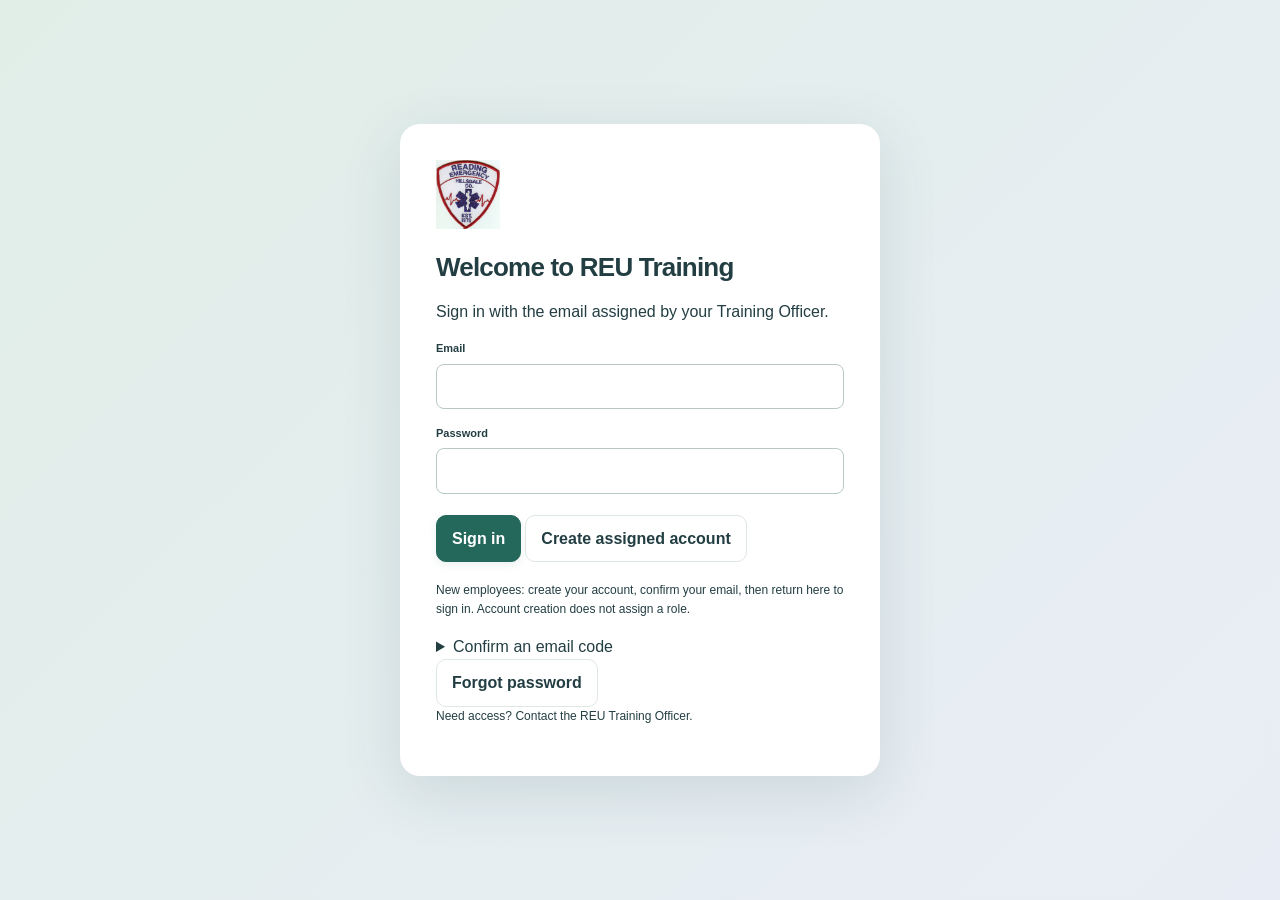
<file: docs/index.html>
<!doctype html><html lang="en"><head><meta charset="utf-8"><meta http-equiv="Content-Security-Policy" content="default-src 'none'; script-src 'self' 'unsafe-inline'; style-src 'self' 'unsafe-inline'; img-src 'self' data: blob:; connect-src https://rcdfrljvcpqnpptiteuu.supabase.co; font-src 'self'; object-src 'none'; base-uri 'none'; form-action 'none'; frame-src 'none'; worker-src 'none'"><meta name="referrer" content="no-referrer"><meta name="viewport" content="width=device-width,initial-scale=1"><meta name="description" content="Reading Emergency Unit field training, learning, evaluation, and qualification."><title>REU Field Training Academy</title><link rel="stylesheet" href="./academy.css?v=20261124-access-mfa"><link rel="stylesheet" href="./auth.css"></head><body><div id="app"><div class="initial"><img src="./reu-patch.jpg" alt="Reading Emergency Unit"><h1>REU Field Training Academy</h1><p>Opening your training workspace…</p></div></div><dialog id="modal"><div id="modalContent"></div></dialog><div id="toast" role="status" aria-live="polite"></div><script src="./connection.js"></script><script src="./auth.js?v=20261124-access-mfa"></script><script src="./academy.js?v=20261124-access-mfa" defer></script><script src="./workspaces.js?v=20261124-access-mfa" defer></script><script src="./final-review.js?v=20261124-access-mfa" defer></script><script src="./form-experience.js?v=20261124-access-mfa" defer></script></body></html>
</file>
<file: docs/academy.css>
@import url('https://fonts.googleapis.com/css2?family=DM+Sans:wght@400;500;600;700&family=Manrope:wght@400;500;600;700;800&display=swap');
:root{--navy:#14263c;--ink:#16283c;--muted:#637386;--red:#a42e46;--line:#e0e6ed;--bg:#f4f6f9;--green:#216b51;--amber:#926315;--shadow:0 3px 15px #16283c05}*{box-sizing:border-box}body{margin:0;background:var(--bg);color:var(--ink);font:14px 'DM Sans',Arial,sans-serif;line-height:1.6}h1,h2,h3,h4{font-family:Manrope,Arial,sans-serif;line-height:1.3}h1{font-size:30px;letter-spacing:-.8px;margin:0 0 8px}h2{font-size:19px;margin:0 0 12px}h3{font-size:15px;margin:0 0 7px}p{margin:0 0 14px}button,input,select,textarea{font:inherit}button,a{touch-action:manipulation}button{cursor:pointer}button:disabled{opacity:.45;cursor:not-allowed}button,.button{border:1px solid var(--line);border-radius:8px;background:white;color:var(--ink);padding:10px 15px;font-weight:600;text-decoration:none;display:inline-flex;align-items:center;justify-content:center;gap:7px}.primary{background:var(--red);border-color:var(--red);color:white}.quiet{background:transparent;border-color:transparent;color:var(--muted);padding:7px}.danger{color:#a42e46}.button:hover,button:not(:disabled):hover{filter:brightness(.97)}:focus-visible{outline:3px solid #7996bc;outline-offset:3px}a{color:var(--red)}.layout{display:grid;grid-template-columns:232px minmax(0,1fr);min-height:100vh}.sidebar{background:var(--navy);color:#d2dbe6;position:sticky;top:0;height:100vh;padding:28px 17px;display:flex;flex-direction:column;overflow:auto}.brand{display:flex;gap:12px;align-items:center;text-decoration:none;color:white;padding:0 5px 25px}.brand img{width:42px;height:53px;object-fit:contain}.brand strong{font:800 17px Manrope,sans-serif;letter-spacing:1px}.brand small{display:block;font-size:9px;letter-spacing:1.8px;color:#a9b8cb}.nav-label{font-size:9px;letter-spacing:2px;color:#91a3ba;margin:18px 12px 12px}.nav button{display:flex;width:100%;background:none;color:#b6c3d4;border:0;justify-content:flex-start;text-align:left;padding:11px 13px;margin:3px 0;font-size:12px;font-weight:500;gap:11px}.nav button.active{background:#2b3e57;color:white;border-left:3px solid #cb5973;padding-left:10px}.nav svg{width:17px;height:17px;flex-shrink:0}.side-links{border-top:1px solid #ffffff14;margin-top:22px;padding-top:18px}.side-links a{display:block;color:#9fb0c6;font-size:11px;text-decoration:none;padding:7px 12px}.side-foot{margin-top:auto;padding:25px 12px 0;font-size:10px;color:#8fa1b7}.dot{display:inline-block;width:6px;height:6px;border-radius:50%;background:#73b69c;margin-right:6px}.main{min-width:0}.topbar{height:76px;background:#fff;border-bottom:1px solid var(--line);display:flex;align-items:center;justify-content:space-between;padding:0 36px;gap:16px}.breadcrumb{color:var(--muted);font-size:11px}.identity{display:flex;align-items:center;gap:11px;font-size:11px}.avatar{width:32px;height:32px;border-radius:50%;background:#edf0f4;display:grid;place-items:center;font-weight:700;color:var(--ink)}.role{color:var(--muted);font-size:10px}.mobile-menu{display:none}.content{max-width:1450px;margin:auto;padding:30px 36px 50px}.eyebrow{font-size:9px;letter-spacing:1.8px;font-weight:800;text-transform:uppercase;color:var(--red);margin-bottom:10px}.titlebar{display:flex;justify-content:space-between;gap:20px;align-items:center;margin-bottom:24px}.muted{color:var(--muted)}.small{font-size:11px}.badge{display:inline-block;font-size:10px;font-weight:700;padding:3px 8px;border-radius:5px;background:#edf1f6;color:#53667e;white-space:nowrap}.badge.green{background:#e6f3ec;color:var(--green)}.badge.amber{background:#fbf1de;color:var(--amber)}.badge.red{background:#f9e9ed;color:#a22b44}.notice{padding:14px 18px;background:#edf3f9;border:1px solid #dce5ef;border-radius:8px;font-size:12px;margin-bottom:22px;color:#4d6581}.notice.amber{background:#fff9ed;color:#7d622b;border-color:#eee2c6}.hero{background:var(--navy);border-radius:12px;padding:30px 34px;color:white;display:flex;justify-content:space-between;gap:30px;position:relative;overflow:hidden;margin-bottom:23px}.hero:after{content:'';width:240px;height:240px;border:40px solid #ffffff05;border-radius:50%;position:absolute;right:-70px;top:-100px;pointer-events:none}.hero .eyebrow{color:#e1a6b4}.hero h2{font-size:25px;max-width:700px}.hero p{color:#b9c8da;max-width:640px;font-size:12px}.hero .hero-aside{min-width:150px;z-index:1;text-align:right}.hero strong{font:800 35px Manrope,sans-serif}.grid{display:grid;grid-template-columns:minmax(0,1.7fr) minmax(280px,1fr);gap:22px}.cards{display:grid;grid-template-columns:repeat(3,minmax(0,1fr));gap:18px}.stats{display:grid;grid-template-columns:repeat(4,minmax(0,1fr));gap:16px;margin-bottom:23px}.stat{padding:20px;background:white;border:1px solid var(--line);border-radius:10px;box-shadow:var(--shadow)}.stat label{font-size:10px;color:var(--muted);display:block;margin-bottom:10px}.stat strong{font:800 25px Manrope,sans-serif}.stat small{font-size:10px;color:var(--muted);display:block;margin-top:5px}.card{background:white;border:1px solid var(--line);border-radius:10px;box-shadow:var(--shadow);margin-bottom:21px;overflow:hidden}.cardhead{padding:20px 23px;border-bottom:1px solid var(--line);display:flex;align-items:center;justify-content:space-between;gap:15px}.cardhead h2{margin:0;font-size:15px}.cardbody{padding:23px}.row{padding:17px 23px;border-bottom:1px solid #edf0f5;display:flex;align-items:center;justify-content:space-between;gap:15px}.row:last-child{border-bottom:0}.row h3{font-size:13px}.row p{font-size:11px;color:var(--muted);margin:0}.row .actions{flex-shrink:0}.actions{display:flex;gap:8px;flex-wrap:wrap;align-items:center}.actions button,.actions .button{font-size:11px;padding:8px 12px}.empty{text-align:center;padding:38px 22px;color:var(--muted);font-size:12px}.empty svg{width:32px;height:32px;color:#a6b3c3;display:block;margin:0 auto 12px}.progress{height:6px;border-radius:8px;background:#e9edf3;overflow:hidden;margin:13px 0}.progress span{height:100%;background:var(--red);display:block;border-radius:8px}.phase{display:grid;grid-template-columns:45px minmax(0,1fr);gap:18px}.phase-number{width:37px;height:37px;display:grid;place-items:center;background:#edf1f6;border-radius:50%;font-weight:800;font-size:13px}.phase-number.current{background:var(--red);color:white}.phase-number.done{background:#e6f3ec;color:var(--green)}.phase small{color:var(--muted)}.step-meta{display:flex;justify-content:space-between;gap:10px;font-size:11px;color:var(--muted)}.lesson-card{padding:23px;display:flex;flex-direction:column;min-height:220px}.lesson-card p{font-size:12px;color:var(--muted);flex:1}.lesson-card .actions{margin-top:15px}.pill-row{display:flex;gap:8px;flex-wrap:wrap;margin:0 0 20px}.pill-row button.active{background:var(--navy);color:white;border-color:var(--navy)}.tablewrap{overflow:auto}table{border-collapse:collapse;width:100%;font-size:12px}th{text-align:left;font-size:9px;letter-spacing:.7px;text-transform:uppercase;color:var(--muted);background:#f8fafc}th,td{padding:14px 18px;border-bottom:1px solid #e8edf3;vertical-align:top}tr:last-child td{border-bottom:0}td .actions{white-space:nowrap}label.field{display:flex;flex-direction:column;font-size:11px;font-weight:600;gap:7px;margin:0 0 17px}input,select,textarea{width:100%;border:1px solid #d5dee8;border-radius:7px;padding:10px 11px;background:white;color:var(--ink);font-size:12px;min-height:40px}textarea{min-height:100px;resize:vertical;line-height:1.6}input[type=checkbox],input[type=radio]{width:auto;min-height:auto;margin-right:8px;accent-color:var(--red)}.formgrid{display:grid;grid-template-columns:repeat(2,minmax(0,1fr));gap:0 17px}.check{font-size:12px;display:flex;align-items:flex-start;margin:12px 0;gap:4px}.form-error{color:#a52e47;background:#fff0f3;padding:10px;border-radius:6px;font-size:12px;margin:12px 0}.form-error:empty{display:none}.form-actions{border-top:1px solid var(--line);padding-top:18px;display:flex;justify-content:flex-end;gap:10px;margin-top:22px;position:sticky;bottom:-28px;background:white;padding-bottom:10px}.sectiontitle{margin:25px 0 16px;padding-top:18px;border-top:1px solid var(--line)}.criteria{margin:10px 0;padding-left:22px;font-size:12px}.criteria li{padding:4px 0}.reading{font-size:13px;line-height:1.85;max-width:850px}.reading h3{margin-top:25px;font-size:15px}.reading p{margin-bottom:17px}.reading ul{padding-left:20px}.reading .practice{padding:18px;background:#f1f5f9;border-radius:8px;margin:22px 0}.quiz{margin:20px 0;padding:19px;border:1px solid var(--line);border-radius:8px}.quiz legend{font-weight:700;font-size:12px;padding:0 6px}.quiz label{display:flex;gap:5px;font-size:12px;padding:7px 0;align-items:flex-start}.quiz input{margin-top:5px}.assessment-step{display:grid;grid-template-columns:minmax(0,1fr) 150px;gap:15px;align-items:center;margin:12px 0;padding:12px;background:#f8fafc;border-radius:7px;font-size:12px}.details{padding:16px 22px;border-bottom:1px solid var(--line)}.details summary{cursor:pointer;font-weight:700;font-size:12px;display:flex;justify-content:space-between;gap:15px}.details[open] summary{margin-bottom:17px}.initial{max-width:500px;padding:50px 30px;margin:10vh auto;text-align:center}.initial img{width:80px;margin-bottom:25px}.initial h1{font-size:25px}.initial p{color:var(--muted)}dialog{width:min(940px,94vw);max-height:91vh;border:0;border-radius:12px;box-shadow:0 24px 100px #0b19294d;padding:0;color:var(--ink)}dialog::backdrop{background:#0c1c36a8;backdrop-filter:blur(2px)}.modal-head{padding:24px 28px;border-bottom:1px solid var(--line);display:flex;justify-content:space-between;align-items:flex-start;gap:15px}.modal-head h2{margin:0;font-size:21px}.modal-body{padding:24px 28px}.modal-head button{padding:5px 10px;font-size:18px}.encounter{padding:15px;border:1px solid var(--line);border-radius:8px;margin:12px 0}.encounter .formgrid{grid-template-columns:2fr 1fr 1fr}.encounter .check{display:inline-flex;margin-right:14px;font-size:11px}.enrollment-select{min-width:180px;max-width:240px}.status-list{list-style:none;padding:0;margin:0}.status-list li{display:flex;gap:10px;padding:10px 0;border-bottom:1px solid #eef1f5;font-size:12px}.status-icon{color:var(--green);font-weight:800}.status-icon.pending{color:#9a731e}.footer{font-size:9px;color:#8b98a9;letter-spacing:1px;margin-top:35px;display:flex;justify-content:space-between}.wide-label{display:flex;gap:12px;justify-content:space-between;align-items:center}.reference{padding:20px}.reference a{font-size:11px}.tabs{display:flex;gap:7px;flex-wrap:wrap;margin:0 0 22px}.tabs button{font-size:11px}.tabs button.active{background:var(--navy);color:white}.course-outline{display:grid;grid-template-columns:repeat(4,1fr);gap:12px;margin:20px 0}.course-outline div{border:1px solid var(--line);padding:16px;border-radius:8px;font-size:11px}.course-outline strong{font-size:21px;display:block}#toast{display:none;position:fixed;bottom:25px;right:25px;background:var(--navy);color:white;padding:13px 20px;border-radius:8px;font-size:12px;z-index:20;max-width:85vw}.form-note{font-size:11px;color:var(--muted);line-height:1.7}.mono{font-family:monospace}.spacer{height:10px}@media(max-width:1050px){.layout{grid-template-columns:205px minmax(0,1fr)}.content{padding:26px}.topbar{padding:0 26px}.grid{grid-template-columns:1fr}.cards{grid-template-columns:repeat(2,minmax(0,1fr))}.stats{gap:10px}.stat{padding:15px}.stat strong{font-size:22px}}@media(max-width:720px){.layout{display:block}.sidebar{position:fixed;z-index:10;width:245px;left:-250px;transition:left .2s}.sidebar.open{left:0;box-shadow:0 0 0 100vw #12243d88}.topbar{height:65px;padding:0 18px}.mobile-menu{display:inline-flex;padding:6px 10px}.breadcrumb{display:none}.content{padding:23px 17px}.titlebar{align-items:flex-start;flex-direction:column;gap:12px}h1{font-size:25px}.hero{padding:24px;flex-direction:column}.hero .hero-aside{text-align:left}.hero h2{font-size:22px}.stats{grid-template-columns:repeat(2,minmax(0,1fr))}.cards{grid-template-columns:1fr}.formgrid,.encounter .formgrid{grid-template-columns:1fr}.row{padding:16px;align-items:flex-start;flex-wrap:wrap}.cardhead,.cardbody{padding:18px}.assessment-step{grid-template-columns:1fr}.modal-head,.modal-body{padding:20px}.identity>div:not(.avatar){max-width:180px;overflow:hidden;text-overflow:ellipsis}.course-outline{grid-template-columns:repeat(2,1fr)}.form-actions{bottom:-20px;flex-wrap:wrap}.enrollment-select{max-width:100%;width:100%}}@media print{.sidebar,.topbar,.actions,button,.footer{display:none!important}.layout{display:block}.content{padding:0}.card{box-shadow:none;break-inside:avoid}.reading{max-width:none}body{background:white}}
.presentation-entry{font-size:12px;padding:8px 12px;white-space:nowrap}.presentation-banner{background:#fff7e7;border:1px solid #dca84d;border-radius:12px;padding:18px 20px;margin-bottom:24px;display:flex;gap:18px;align-items:center;justify-content:space-between}.presentation-banner strong{font-size:12px;letter-spacing:.08em;color:#6a4512}.presentation-banner p{font-size:12px;margin:5px 0 0;color:#745b36}.presentation-controls{display:flex;gap:10px;align-items:end;flex-wrap:wrap}.presentation-controls label{font-size:11px;font-weight:600;display:grid;gap:4px}.presentation-controls select{max-width:225px;font-size:12px}.management-intro{display:flex;align-items:center;gap:40px;background:#132f48;color:#fff;padding:32px;border-radius:14px;margin-bottom:24px}.management-intro h2{font-size:30px;line-height:1.2;margin:10px 0 14px;color:white}.management-intro p{max-width:720px;line-height:1.65;color:#d7e0e8}.management-intro .eyebrow{color:#afc7da}.management-intro img{width:130px;height:130px;object-fit:contain;border-radius:12px}.management-intro .actions button{background:#fff;color:#17344b}.tour-grid{display:grid;grid-template-columns:1fr 1fr;gap:24px}.tour-stop{display:flex;gap:14px;align-items:flex-start;border-top:1px solid #dfe5ea;padding-top:18px}.tour-stop>span{display:grid;place-items:center;width:32px;height:32px;flex-shrink:0;border-radius:50%;color:#ae2839;background:#faedf0;font-weight:700}.tour-stop h3{margin:0 0 7px}.tour-stop p{font-size:13px;color:#526477;line-height:1.55;margin:0 0 13px}.rollout-list{padding-left:22px;line-height:1.65}.rollout-list li{margin-bottom:12px}@media(max-width:1000px){.presentation-banner{align-items:flex-start;flex-direction:column}.presentation-entry{display:none}}@media(max-width:650px){.tour-grid{grid-template-columns:1fr}.management-intro{padding:23px}.management-intro img{display:none}.management-intro h2{font-size:25px}.presentation-controls{width:100%}.presentation-controls label{width:100%}.presentation-controls select{max-width:none;width:100%}}
.calendar-scroll{overflow-x:auto}.calendar-grid{display:grid;grid-template-columns:repeat(7,minmax(100px,1fr));min-width:730px;border:1px solid #e1e6eb}.calendar-weekday{background:#eff3f6;padding:10px;text-align:center;font-size:12px;font-weight:700}.calendar-day{min-height:110px;padding:9px;border-right:1px solid #e1e6eb;border-top:1px solid #e1e6eb;background:white}.calendar-day>strong{font-size:12px}.calendar-day.outside{background:#f7f9fa;color:#9ca9b5}.calendar-day.today{box-shadow:inset 0 0 0 2px #266b8c}.calendar-event{display:block;width:100%;font-size:11px;line-height:1.5;text-align:left;background:#eaf2f8;color:#153d58;border:0;border-left:3px solid #ae2839;padding:6px;margin-top:7px;white-space:normal}.calendar-event small{font-size:10px}.calendar-toolbar{display:flex;justify-content:space-between;align-items:center;margin-bottom:16px;gap:12px}.shift-reminder{display:flex;align-items:center;justify-content:space-between;gap:18px;border:1px solid #dca84d;background:#fff7e7;border-radius:12px;padding:17px 20px;margin-bottom:22px}.shift-reminder strong{color:#684819}.shift-reminder p{font-size:12px;margin:6px 0 0;color:#745b36}.reminder-item{padding:14px 0;border-bottom:1px solid #dce3e9}.reminder-item p{font-size:13px;line-height:1.6}@media(max-width:650px){.shift-reminder{align-items:flex-start;flex-direction:column}.calendar-toolbar h3{font-size:16px}.calendar-toolbar button{font-size:11px;padding:8px}}
.signout-link{font-size:12px;color:#526477;white-space:nowrap}
.role-switch-bar{display:flex;align-items:center;justify-content:space-between;gap:16px;background:#fff;border:1px solid #d6e0e7;border-radius:12px;padding:15px 18px;margin-bottom:18px}.role-switch-bar strong{font-size:14px;color:#17354d;display:block}.role-switch-bar small{display:block;font-size:12px;color:#647789;margin-top:4px}.role-switch-options{display:flex;gap:7px;flex-wrap:wrap}.role-switch-options button{min-width:70px;padding:9px 15px}.role-switch-options button.selected{background:#17354d;color:#fff;border-color:#17354d}.role-switch-options .return-admin{color:#8d273a;border-color:#e1c8ce}@media(max-width:650px){.role-switch-bar{align-items:flex-start;flex-direction:column}.role-switch-options{width:100%}.role-switch-options button{flex:1}.role-switch-options .return-admin{flex-basis:100%}}

.pqs-item{border:1px solid #d6e0e7;border-radius:10px;padding:16px;margin:16px 0;break-inside:avoid}.pqs-item h3{margin:8px 0 12px}.pqs-item .field{margin-bottom:10px}
/* Task-led navigation and home page. */
.admin-navigation{border-top:1px solid #ffffff24;margin-top:18px;padding-top:14px}.admin-navigation summary{cursor:pointer;font-weight:600;font-size:12px;padding:10px 13px;color:#c4d0de}.role-tools{margin-bottom:16px;border:1px solid var(--line);border-radius:9px;background:#fff}.role-tools>summary{cursor:pointer;padding:10px 14px;font-size:12px;color:var(--muted);display:flex;justify-content:space-between;gap:12px}.role-tools>summary span{font-weight:700;color:var(--ink)}.role-tools .role-switch-bar{margin:0;border:0;border-top:1px solid var(--line);border-radius:0;flex-wrap:wrap}.section-navigation{display:flex;gap:6px;flex-wrap:wrap;margin:0 0 24px;padding-bottom:14px;border-bottom:1px solid var(--line)}.section-navigation button{padding:8px 12px;font-size:12px;background:transparent;border-color:transparent}.section-navigation button.selected{background:var(--navy);color:white}.section-navigation .section-home{border-color:var(--line);background:white;margin-right:6px}.next-action{display:grid;grid-template-columns:minmax(0,1fr) 230px;gap:30px;background:white;border:1px solid var(--line);border-left:5px solid var(--red);border-radius:12px;padding:28px;margin-bottom:24px}.next-action h2{font-size:25px;margin:8px 0 10px}.next-action p{color:var(--muted);max-width:650px}.current-phase{border-left:1px solid var(--line);padding-left:24px;display:flex;flex-direction:column;justify-content:center;gap:8px}.current-phase strong{font-size:28px;line-height:1.2}.current-phase small{color:var(--muted)}.current-phase span{font-size:13px}.home-actions{display:grid;grid-template-columns:repeat(3,minmax(0,1fr));gap:18px;margin-bottom:24px}.home-tile{background:white;border:1px solid var(--line);border-radius:12px;padding:24px;display:flex;flex-direction:column;align-items:flex-start}.home-tile>svg{width:25px;height:25px;color:var(--red);margin-bottom:16px}.home-tile h2{font-size:18px}.home-tile p{color:var(--muted);font-size:13px;flex:1}.home-tile button{width:100%;font-size:12px}.nav .nav-label{margin-top:22px}.pqs-item textarea{min-height:60px}@media(max-width:900px){.home-actions{grid-template-columns:1fr}.next-action{grid-template-columns:1fr}.current-phase{border-left:0;border-top:1px solid var(--line);padding:16px 0 0;gap:4px}.current-phase strong{font-size:22px}.next-action{padding:20px;gap:15px}.section-navigation{gap:3px}.section-navigation button{padding:8px 9px}}
.readable-field{padding:10px 0;border-bottom:1px solid var(--line)}.readable-field>strong{display:block;font-size:12px;color:var(--muted);margin-bottom:4px}.reading pre{white-space:pre-wrap}.reu-run input,.reu-run select{width:100%;padding:9px;border:1px solid var(--line);border-radius:7px}.role-tools .actions{flex-wrap:wrap}.nav button{font-size:12px}
/* A warmer REU welcome, with the same working navigation and safety states. */
:root{--navy:#173b43;--ink:#233e43;--muted:#586f70;--red:#95394c;--line:#dfe7e2;--bg:#f6f5f0;--green:#216b51;--amber:#805912;--shadow:0 5px 20px #254b4210}body{background:radial-gradient(ellipse at 85% 0,#e9f0e9 0,transparent 52%),var(--bg);font-size:14px}.sidebar{background:linear-gradient(165deg,#204b51 0%,#173a43 58%,#122d38 100%);padding-top:30px}.brand{border-bottom:1px solid #ffffff1c;margin-bottom:5px}.brand img{width:47px;height:58px}.brand small{color:#c0d4d2}.nav-label{color:#b3d0c9;font-size:9px;letter-spacing:1.4px}.nav button{color:#d1e0dd;padding:12px 13px;border-radius:10px;margin:5px 0;transition:background .16s}.nav button:hover{background:#ffffff10}.nav button.active{background:#ffffff17;border-left:3px solid #e0bb7b;color:#fff}.side-links a{color:#c2d7d1;font-size:12px}.side-foot{color:#b1ccc5}.admin-navigation summary{color:#d9e6df}.topbar{background:#ffffffb8;border-bottom-color:#e1e6df;backdrop-filter:blur(12px)}.identity .avatar{background:#dfebe3;color:#29564d}.breadcrumb{font-size:12px}.content{padding-top:24px}.role-tools{background:#ffffffb3;border-radius:12px;border-color:#e1e7df;box-shadow:none}.role-tools>summary{padding:10px 16px}.welcome-panel{display:flex;justify-content:space-between;align-items:center;gap:36px;position:relative;overflow:hidden;background:linear-gradient(115deg,#e4eee3 0%,#edf2e8 60%,#f7f1e4 100%);border:1px solid #d6e2d5;border-radius:22px;padding:36px 40px;margin-bottom:26px;box-shadow:0 9px 28px #2b514510}.welcome-panel:before{content:'';position:absolute;right:-70px;top:-120px;width:430px;height:430px;border:1px solid #bbcfc280;border-radius:50%;pointer-events:none}.welcome-panel:after{content:'';position:absolute;right:-25px;top:-70px;width:330px;height:330px;border:1px solid #bbcfc270;border-radius:50%;pointer-events:none}.welcome-copy{position:relative;z-index:1}.welcome-tag{font-size:10px;font-weight:800;letter-spacing:1.8px;color:#3a6655;display:block;margin-bottom:14px}.welcome-panel h1{font-size:38px;line-height:1.2;letter-spacing:-1.1px;color:#21483e;margin-bottom:12px}.welcome-panel p{font-size:16px;line-height:1.5;color:#3d6258;margin-bottom:10px}.welcome-context{font-size:13px;color:#4f6b62;max-width:620px}.welcome-selection{margin-top:20px}.welcome-selection select{background:#ffffffc9;border-color:#c6d7c9;max-width:100%}.welcome-emblem{position:relative;z-index:1;display:flex;flex-direction:column;align-items:center;gap:15px;flex-shrink:0;padding:0 20px}.welcome-emblem img{height:118px;width:94px;object-fit:contain;filter:drop-shadow(0 6px 8px #294a3920)}.welcome-emblem span{font-size:11px;font-weight:700;letter-spacing:.7px;color:#426254}.card{border-radius:16px;border-color:#e0e7df;box-shadow:var(--shadow);margin-bottom:23px}.cardhead{background:linear-gradient(100deg,#fbfcf9,#fff);border-bottom-color:#e7ece5;padding:20px 24px}.cardhead h2{color:#2b5148;font-size:16px}.cardbody{padding:24px}.cardhead h2:before{content:'';display:inline-block;width:7px;height:7px;border-radius:50%;background:#86aa8e;margin-right:10px;vertical-align:middle}.stat{border-radius:15px;padding:22px;border:1px solid #dce6dd;box-shadow:0 3px 12px #20433708;background:#fff}.stat:nth-child(2){background:#edf4f1}.stat:nth-child(3){background:#fbf4e7}.stat:nth-child(4){background:#f4f0f5}.stat strong{color:#2a5148;font-size:29px}.stat label{font-size:12px;color:#4d6760}.stat small{font-size:11px;color:#5f716c}.actions button,.actions .button{font-size:12px;padding:10px 15px}.primary{background:#24675b;border-color:#24675b;box-shadow:0 3px 8px #24675b18}.primary:not(:disabled):hover{background:#1e584d;filter:none}.danger{color:#a42e46}.badge{border-radius:20px;padding:4px 10px;font-size:11px}.badge.red{background:#f9e3e7;color:#8c2338}.badge.amber{background:#fff1ce;color:#755113}.notice{border-radius:12px;background:#edf3f0;border-color:#d9e5dd;color:#3f6255}.notice.amber{background:#fff8e9;border-color:#e9d7af;color:#795a22}.empty{background:#fafbf8;border-radius:12px;color:#5c7368;font-size:13px;padding:32px 22px}.empty svg{color:#89a696}.row{border-bottom-color:#e9eee8}.row h3{font-size:14px}.row p{font-size:12px}.small{font-size:12px}.eyebrow{color:#356b59;font-size:10px}.titlebar{margin-top:7px}.titlebar h1{color:#23483e}button,.button{border-radius:10px}.pqs-item{border-radius:13px;background:#fbfcf9;border-color:#dfe8de}.modal-head{background:#f0f5ed}.footer{color:#647b70}.section-navigation button.selected{background:#28594e}.progress span{background:#427e66}.home-tile,.next-action{border-radius:16px}.home-tile h2{color:#2b5148}.home-tile>svg{color:#477b61}@media(max-width:800px){.welcome-panel{padding:28px;gap:18px}.welcome-panel h1{font-size:31px}.welcome-emblem{padding:0}.welcome-emblem img{height:92px;width:74px}.welcome-emblem span{display:none}}@media(max-width:520px){.welcome-panel{padding:25px 20px;align-items:flex-start;border-radius:17px}.welcome-tag{font-size:9px;letter-spacing:1.1px;max-width:200px}.welcome-panel h1{font-size:28px}.welcome-panel p{font-size:14px}.welcome-emblem img{height:68px;width:54px}.welcome-context{font-size:12px}.cardbody{padding:19px}.cardhead{padding:18px 19px}.stats{gap:10px}.stat{padding:17px}.stat strong{font-size:25px}}@media(prefers-reduced-motion:reduce){*{transition:none!important;scroll-behavior:auto!important}}

.personal-theme{display:flex;align-items:center;gap:7px;font-size:11px;font-weight:600;white-space:nowrap;margin-left:auto}.personal-theme select{max-width:150px;padding:6px;border:1px solid var(--line);border-radius:7px;background:#fff;color:var(--ink)}
:root[data-theme="contrast"]{--ink:#000;--muted:#333;--line:#666}.nav button.active{border-left-color:var(--red)}
@media(max-width:650px){.topbar{height:auto;min-height:76px;flex-wrap:wrap;padding:12px 16px;gap:10px}.personal-theme{order:5;width:100%;justify-content:flex-end}.personal-theme select{max-width:180px}}
@media print{.personal-theme{display:none}}
/* Personal palettes cover the entire workspace. */
:root[data-theme]{--surface:#fff;--soft:#edf2f7;--ink:#16283c;--muted:#536477;--line:#d1dce6;--hero-a:#e1e9f2;--hero-b:#f2f5fa}
:root[data-theme="ocean"]{--bg:#dcecf8;--surface:#f5fbff;--soft:#cce3f6;--hero-a:#a7d2f2;--hero-b:#e4f3ff;--line:#a9cbe3;--ink:#12344d;--muted:#365c77}
:root[data-theme="forest"]{--bg:#dce9da;--surface:#f6faf1;--soft:#d1e4c6;--hero-a:#b5d1a5;--hero-b:#e7f2dc;--line:#b1c8a4;--ink:#203c28;--muted:#45604a}
:root[data-theme="lavender"]{--bg:#e9def3;--surface:#fcf8ff;--soft:#dfcbed;--hero-a:#c9afe0;--hero-b:#efe2fa;--line:#c8aedc;--ink:#362445;--muted:#655074}
:root[data-theme="warm"]{--bg:#efe1cc;--surface:#fffbf3;--soft:#ebd5b5;--hero-a:#dcc09a;--hero-b:#faecd5;--line:#cfb48f;--ink:#423021;--muted:#715b45}
:root[data-theme="contrast"]{--bg:#fff;--surface:#fff;--soft:#eee;--ink:#000;--muted:#222;--line:#333;--hero-a:#ddd;--hero-b:#fff}
:root[data-theme="dark"]{--bg:#101722;--surface:#1c2939;--soft:#293b50;--hero-a:#263d56;--hero-b:#1b293b;--ink:#f0f5fc;--muted:#bdcce0;--line:#52677f;color-scheme:dark}
:root[data-theme] body{background:var(--bg);color:var(--ink)}
:root[data-theme] .sidebar{background:linear-gradient(155deg,var(--navy),#101d29);color:#fff}
:root[data-theme] .topbar{background:var(--surface);border-color:var(--line)}
:root[data-theme] :is(.card,.stat,.home-tile,.next-action,.role-tools,.modal,.modal-content,.form-actions){background:var(--surface);border-color:var(--line);color:var(--ink)}
:root[data-theme] :is(.cardhead,.modal-head,.pqs-item,.practice,.empty,.avatar,.phase-number){background:var(--soft);border-color:var(--line);color:var(--ink)}
:root[data-theme] .welcome-panel{background:linear-gradient(115deg,var(--hero-a),var(--hero-b));border-color:var(--line);color:var(--ink)}
:root[data-theme] .welcome-panel :is(h1,p,.eyebrow){color:var(--ink)}
:root[data-theme] :is(button,.button,input,select,textarea){background:var(--surface);color:var(--ink);border-color:var(--line)}
:root[data-theme] :is(.primary,.phase-number.current){background:var(--red);border-color:var(--red);color:#fff}
:root[data-theme] .nav button{background:transparent;color:#e0e9f3;border:0}
:root[data-theme] .nav button.active{background:#ffffff26;color:#fff;border-left:3px solid #fff}
:root[data-theme] :is(.muted,.small,.breadcrumb,.role){color:var(--muted)}
:root[data-theme="dark"] :is(th,td,.row,.field,.readable-field){border-color:var(--line);color:var(--ink)}
:root[data-theme="dark"] :is(th,tr:nth-child(even)){background:var(--soft)}
:root[data-theme="dark"] a{color:#91c7ff}
:root[data-theme="dark"] .notice:not(.amber){background:#293b50;color:#e0ebf8;border-color:#52677f}

.qualification-steps{display:grid;grid-template-columns:repeat(auto-fit,minmax(210px,1fr));gap:14px;margin:22px 0}.qualification-step{display:flex;gap:12px;padding:20px;border:1px solid var(--line,#dbe3eb);border-radius:16px;background:var(--surface,#fff)}.qualification-step h3{margin:0 0 10px;font-size:16px}.qualification-step p{font-size:13px;margin:8px 0 0}.step-number{display:grid;place-items:center;flex-shrink:0;width:32px;height:32px;border-radius:50%;background:var(--red,#a42e46);color:#fff;font-weight:800}.online-checklist-row{display:grid;grid-template-columns:minmax(0,1fr) 170px;align-items:center;gap:20px;padding:15px 0;border-bottom:1px solid var(--line,#dbe3eb)}.online-checklist-row label{margin:0}.save-status{position:sticky;top:0;padding:12px;border-radius:8px;background:var(--surface,#edf6f3);border:1px solid var(--line,#dbe3eb);z-index:2}.candidate-answer{white-space:pre-wrap;padding:18px;border-left:4px solid var(--red,#a42e46);background:var(--bg,#f4f6f9);overflow-wrap:anywhere}@media(max-width:600px){.qualification-steps{grid-template-columns:1fr}.online-checklist-row{grid-template-columns:1fr;gap:10px}}

/* Clear task titles and comfortable form entry. REU branding remains in the navigation and paperwork. */
body{font-size:16px}.titlebar .small{font-size:1rem}.breadcrumb{font-size:1rem}.nav button{font-size:.95rem}.side-foot{font-size:.85rem}.welcome-panel{padding:26px 30px}.welcome-context{margin-top:10px}.welcome-tag{font-size:.85rem;letter-spacing:.08em}.modal-head{position:sticky;top:0;z-index:4;background:var(--surface,#fff);border-bottom:1px solid var(--line);padding:20px 26px}.modal-head h2{font-size:1.4rem;margin:0}.modal-head>button{min-width:44px;min-height:44px}.modal-body{padding:24px 26px}.modal-body .field{display:flex;flex-direction:column;gap:6px;margin-bottom:18px;font-size:1rem}.modal-body input:not([type=checkbox]):not([type=radio]),.modal-body select,.modal-body textarea{min-height:48px;font-size:1rem;max-width:100%;border-radius:8px}.modal-body textarea{min-height:100px;resize:vertical;line-height:1.5}.modal-body .check{padding:12px 0;align-items:flex-start;line-height:1.5}.modal-body input[type=checkbox],.modal-body input[type=radio]{width:20px;height:20px;flex-shrink:0;margin-top:3px}.form-section{min-width:0;border:1px solid var(--line);border-radius:12px;padding:22px;margin:0 0 22px}.form-section legend{padding:0 8px;font-size:1.1rem;font-weight:700}.form-intro,.form-progress{padding:14px 16px;border-radius:8px;background:var(--bg);color:var(--ink);line-height:1.6}.form-progress{font-size:.9rem;margin-bottom:22px}.form-error:not(:empty){border:1px solid #b43b45;background:#fff1f2;color:#88222c;padding:14px;border-radius:8px}.form-error:empty{display:none}.modal-body .form-actions,.modal-body #activeForm>.actions{position:sticky;bottom:-24px;background:var(--surface,#fff);border-top:1px solid var(--line);padding:16px 0;margin-top:24px;z-index:3;gap:10px;display:flex;flex-wrap:wrap}.modal-body .form-actions button,.modal-body #activeForm>.actions button{min-height:48px}.online-checklist-row{padding:18px;margin:14px 0;border:1px solid var(--line);border-radius:10px}.online-checklist-row[hidden],#reuRuns[hidden]{display:none!important}.online-checklist-row strong{font-size:1rem}.checklist-navigation{display:flex;align-items:center;justify-content:space-between;gap:12px;flex-wrap:wrap;padding:12px 0}.checklist-navigation span,.checklist-completion{font-size:.95rem;font-weight:600}.modal-body .quiz{padding:20px;margin-bottom:20px}.modal-body .quiz label{padding:10px;display:flex;gap:12px;align-items:flex-start}.modal-body .small,.modal-body .form-note{font-size:.9rem}.form-section .formgrid{gap:16px}.modal-body .reu-run{margin:20px 0;padding:20px}.modal-body [aria-busy=true]{cursor:progress}button:focus-visible,input:focus-visible,select:focus-visible,textarea:focus-visible{outline:3px solid #417eb2;outline-offset:3px}
@media(max-width:640px){.modal-body{padding:18px 16px}.modal-head{padding:18px 16px}.form-section{padding:16px}.modal-body .formgrid{grid-template-columns:1fr}.modal-body .form-actions,.modal-body #activeForm>.actions{bottom:-18px}.modal-body .form-actions button,.modal-body #activeForm>.actions button{flex:1 1 140px}.checklist-navigation{justify-content:center}.checklist-navigation span{order:-1;width:100%;text-align:center}.welcome-panel{padding:20px}.content{padding:20px 14px}}
</file>
<file: docs/auth.css>
.auth-screen{min-height:100vh;display:grid;place-items:center;padding:30px;background:linear-gradient(135deg,#e1eee8,#e8edf5)}.auth-card{width:min(100%,480px);padding:36px;border-radius:20px;background:#fff;box-shadow:0 16px 60px #173f4620}.auth-card h1{font-size:26px;margin:14px 0}.auth-card .field{display:grid;gap:6px;margin:16px 0}.auth-card input{width:100%;padding:12px;border:1px solid #b7c8c7;border-radius:8px}.auth-card form>button{margin:5px 4px 5px 0}.auth-card [role=status]{margin-top:14px;overflow-wrap:anywhere}
</file>
